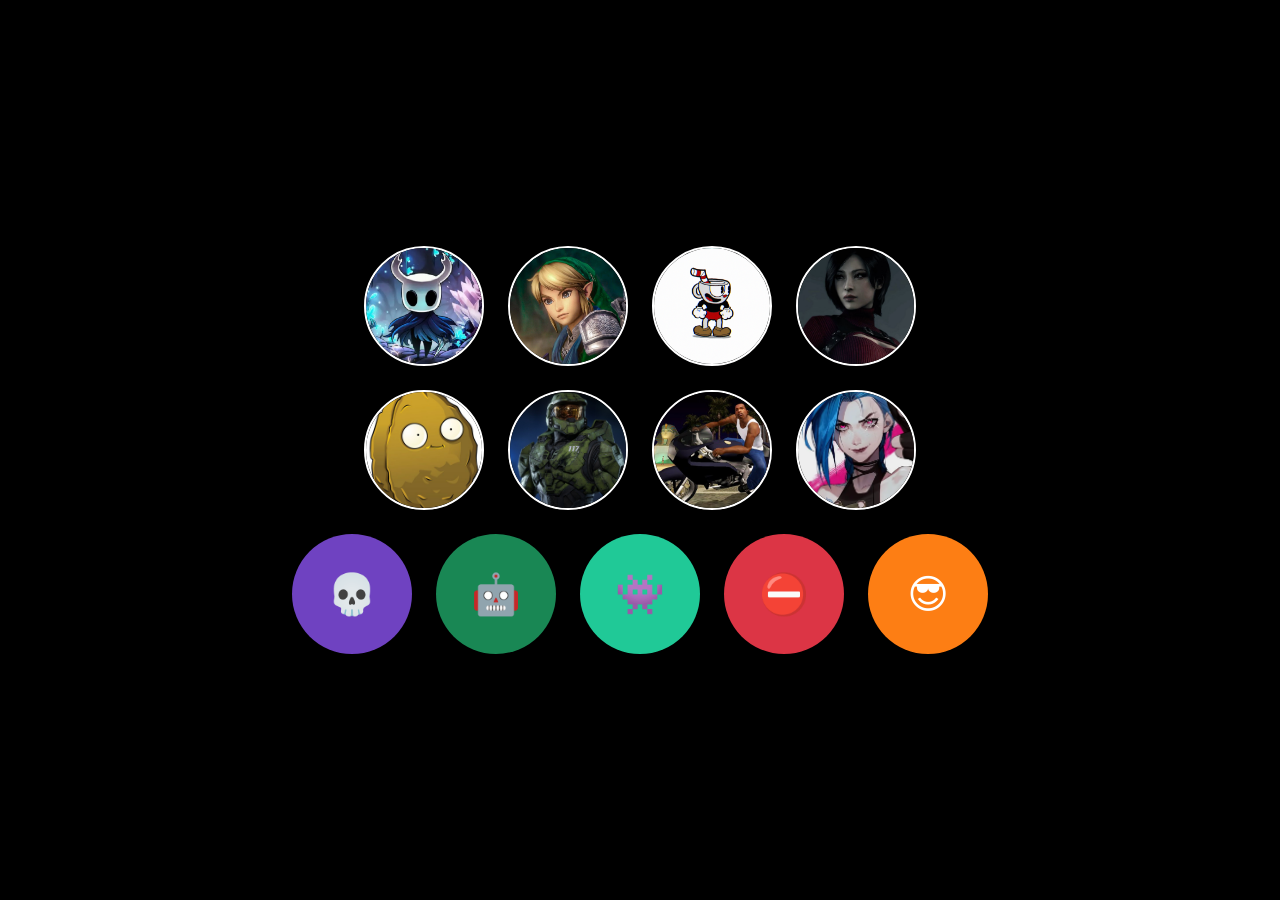
<file: icons.html>
<!DOCTYPE html>
<html lang="es">
<head>
    <meta charset="UTF-8">
    <meta name="viewport" content="width=device-width, initial-scale=1.0">
    <title>Iconos e Imágenes Alineadas</title>
    <!-- Bootstrap CSS -->
    <link href="https://cdn.jsdelivr.net/npm/bootstrap@5.3.0/dist/css/bootstrap.min.css" rel="stylesheet">
</head>
<body class="bg-black text-white m-0">

    <div class="container-fluid min-vh-100 d-flex justify-content-center align-items-center bg-black">
        
        <!-- Contenedor principal  -->
        <div class="p-5 rounded bg-black w-100">
            
            <div class="d-flex justify-content-center align-items-center gap-4 mb-4">
                <img src="./IMAGE/iconos/hollow.webp" alt="Imagen 1" class="rounded-circle border border-2 border-white shadow" style="width: 120px; height: 120px; object-fit: cover;">
                <img src="./IMAGE/iconos/link.jpg" alt="Imagen 2" class="rounded-circle border border-2 border-white shadow" style="width: 120px; height: 120px; object-fit: cover;">
                <img src="./IMAGE/iconos/cuphead.png" alt="Imagen 3" class="rounded-circle border border-2 border-white shadow" style="width: 120px; height: 120px; object-fit: cover;">
                <img src="./IMAGE/iconos/ada.jpg" alt="Imagen 4" class="rounded-circle border border-2 border-white shadow" style="width: 120px; height: 120px; object-fit: cover;">
            </div>

            <div class="d-flex justify-content-center align-items-center gap-4 mb-4">
                <img src="./IMAGE/iconos/papa.jpg" alt="Imagen 5" class="rounded-circle border border-2 border-white shadow" style="width: 120px; height: 120px; object-fit: cover;">
                <img src="./IMAGE/iconos/halo.jpg" alt="Imagen 6" class="rounded-circle border border-2 border-white shadow" style="width: 120px; height: 120px; object-fit: cover;">
                <img src="./IMAGE/iconos/cj.jpg" alt="Imagen 7" class="rounded-circle border border-2 border-white shadow" style="width: 120px; height: 120px; object-fit: cover;">
                <img src="./IMAGE/iconos/jinx.webp" alt="Imagen 8" class="rounded-circle border border-2 border-white shadow" style="width: 120px; height: 120px; object-fit: cover;">
            </div>

            <div class="d-flex justify-content-center align-items-center gap-4">
                <div class="rounded-circle text-white d-flex justify-content-center align-items-center fs-1 shadow" style="width: 120px; height: 120px; background-color: #6f42c1;">💀</div>
                <div class="rounded-circle text-white d-flex justify-content-center align-items-center fs-1 shadow" style="width: 120px; height: 120px; background-color: #198754;">🤖</div>
                <div class="rounded-circle text-white d-flex justify-content-center align-items-center fs-1 shadow" style="width: 120px; height: 120px; background-color: #20c997;">👾</div>
                <div class="rounded-circle text-white d-flex justify-content-center align-items-center fs-1 shadow" style="width: 120px; height: 120px; background-color: #dc3545;">⛔</div>
                <div class="rounded-circle text-white d-flex justify-content-center align-items-center fs-1 shadow" style="width: 120px; height: 120px; background-color: #fd7e14;">😎</div>
            </div>

        </div>
    </div>

</body>
</html>
</file>
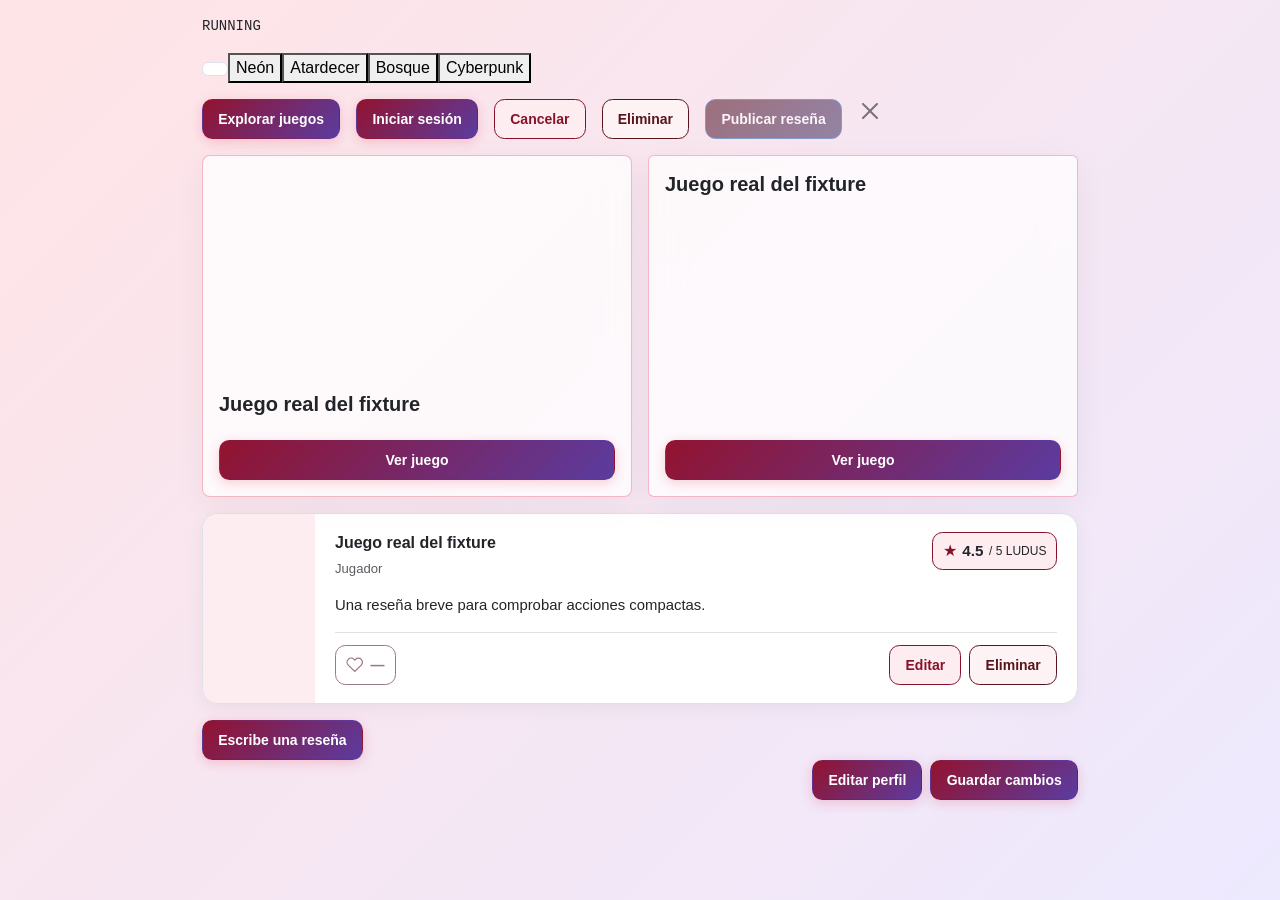
<file: tests/button-themes.html>
<!doctype html><html lang="es"><head><meta charset="utf-8"><meta name="viewport" content="width=device-width,initial-scale=1"><title>Regresión de botones LUDUS</title>
<link rel="stylesheet" href="https://cdn.jsdelivr.net/npm/bootstrap@5.3.3/dist/css/bootstrap.min.css"><link rel="stylesheet" href="../css/inicio.css"><link rel="stylesheet" href="../css/Perfil.css"><link rel="stylesheet" href="../css/paletas.css"><link rel="stylesheet" href="../css/resenias.css">
</head><body><main class="container py-3" style="max-width:900px"><pre id="output">RUNNING</pre>
<nav><button id="theme-toggle" class="btn btn-outline-secondary">Modo</button><button data-palette-set="neon">Neón</button><button data-palette-set="sunset">Atardecer</button><button data-palette-set="forest">Bosque</button><button data-palette-set="cyber">Cyberpunk</button></nav>
<div class="d-flex flex-wrap gap-3 my-3"><a id="explore" class="btn btn-primary" href="../juegos.html">Explorar juegos</a><a id="auth-button" class="btn btn-primary btn-login" href="../login.html">Iniciar sesión</a><button id="cancel" class="btn ludus-btn ludus-btn--secondary">Cancelar</button><button id="danger" class="btn ludus-btn ludus-btn--danger">Eliminar</button><button id="disabled" class="btn btn-primary" disabled>Publicar reseña</button><button class="btn-close" aria-label="Cerrar"></button></div>
<div class="row row-cols-1 row-cols-md-2 g-3" id="games"></div><div id="lista-resenias" class="my-3"></div><div id="editor"></div>
<form class="formulario-perfil"><div class="modal-footer gap-2"><button id="editar-perfil" class="btn btn-primary" type="button">Editar perfil</button><button class="btn ludus-review-btn ludus-review-btn--primary" type="button">Guardar cambios</button></div></form>
</main><script src="https://cdn.jsdelivr.net/npm/bootstrap@5.3.3/dist/js/bootstrap.bundle.min.js"></script><script src="../JS/ludus.js"></script><script src="../JS/theme.js"></script><script src="../JS/paletas.js"></script>
<script>
window.__themeReady=false;window.__themeErrors=[];
const game={igdbId:42,nombre:'Juego real del fixture',portadaUrl:null,generos:[],plataformas:[]};
document.getElementById('games').append(Ludus.gameCard(game,true),Ludus.gameCard(game));
document.getElementById('lista-resenias').append(Ludus.reviewCard({idResenia:10,texto:'Una reseña breve para comprobar acciones compactas.',calificacion:4.5,autor:{idUsuario:7,nombre:'Jugador'},juego:game},7,()=>{},async()=>{}));
Ludus.editor(document.getElementById('editor'),()=>42,async()=>{});
(async()=>{
 const out=document.getElementById('output'), results=[], root=document.documentElement;
 const wait=ms=>new Promise(r=>setTimeout(r,ms));
 const assert=(ok,label)=>{if(!ok)throw Error(label);results.push('PASS '+label);};
 const css=n=>getComputedStyle(n);
 const primary=document.getElementById('explore'), secondary=document.getElementById('cancel');
 const canvas=document.createElement('canvas');canvas.width=canvas.height=1;const ctx=canvas.getContext('2d');
 const rgb=color=>{ctx.clearRect(0,0,1,1);ctx.fillStyle=color;ctx.fillRect(0,0,1,1);return [...ctx.getImageData(0,0,1,1).data].slice(0,3);};
 const lum=channels=>channels.map(v=>{v/=255;return v<=.04045?v/12.92:((v+.055)/1.055)**2.4;}).reduce((s,v,i)=>s+v*[.2126,.7152,.0722][i],0);
 const contrast=(a,b)=>(Math.max(lum(a),lum(b))+.05)/(Math.min(lum(a),lum(b))+.05);
 try{
  await wait(250);
  // Muestra los estados finales; el reloj virtual no avanza transiciones CSS con fiabilidad.
  document.querySelectorAll('.btn').forEach(n=>n.style.transition='none');
  const navRadius=css(document.getElementById('theme-toggle')).borderRadius;
  const gradients=new Set(), accents=new Set();
  for(const mode of ['light','dark'])for(const palette of ['neon','sunset','forest','cyber']){
   if(root.dataset.bsTheme!==mode)document.getElementById('theme-toggle').click();
   document.querySelector('[data-palette-set="'+palette+'"]').click();await wait(200);
   assert(root.dataset.palette===palette&&root.dataset.bsTheme===mode,mode+'/'+palette+' existing JS updates theme without reload');
   const base=css(primary).backgroundImage;gradients.add(base);accents.add(css(secondary).color);
   assert(base!=='none'&&[...document.querySelectorAll('#games a,#editor .ludus-review-btn--primary,.formulario-perfil .ludus-review-btn--primary,#editar-perfil,#auth-button')].every(n=>css(n).backgroundImage===base),mode+'/'+palette+' hero game cards profile and modal share gradient');
   assert([...document.querySelectorAll('#games a')].every(n=>n.getAttribute('href')==='./juegos.html?igdbId=42'),mode+'/'+palette+' game links preserve identity');
   const border=rgb(css(secondary).borderTopColor), text=rgb(css(secondary).color), bg=rgb(css(secondary).backgroundColor);
   assert(contrast(text,bg)>=4.5,mode+'/'+palette+' secondary text contrast >=4.5 ['+text+' / '+bg+']');
   assert(contrast(border,bg)>=3,mode+'/'+palette+' secondary border contrast >=3');
   for(const token of ['--ludus-primary','--ludus-secondary']){const endpoint=rgb(css(root).getPropertyValue(token).trim()).map(c=>c*.65);assert(contrast([255,255,255],endpoint)>=4.5,mode+'/'+palette+' primary endpoint '+token+' contrast >=4.5');}
   const danger=document.getElementById('danger');assert(contrast(rgb(css(danger).color),rgb(css(danger).backgroundColor))>=4.5,mode+'/'+palette+' danger text contrast >=4.5');
   assert(Number(css(document.getElementById('disabled')).opacity)<1&&css(document.getElementById('disabled')).pointerEvents==='none',mode+'/'+palette+' disabled state distinguished');
   assert(css(document.getElementById('theme-toggle')).borderRadius===navRadius,mode+'/'+palette+' theme control geometry unchanged');
   const reviewEdit=document.querySelector('.ludus-review__actions button');assert(css(reviewEdit).color===css(secondary).color&&css(reviewEdit).borderTopColor===css(secondary).borderTopColor,mode+'/'+palette+' edit and cancel share dynamic accent');
   const like=document.querySelector('.ludus-like__button');like.disabled=false;
   assert(css(like).color===css(secondary).color&&css(like).borderTopColor===css(secondary).borderTopColor,mode+'/'+palette+' heart uses active palette accent');
   like.classList.add('ludus-like--active');assert(contrast(rgb(css(like).color),rgb(css(like).backgroundColor))>=4.5,mode+'/'+palette+' active heart contrast >=4.5');like.classList.remove('ludus-like--active');like.disabled=true;
  }
  assert(gradients.size===4&&accents.size===8,'all palettes and both modes produce distinct tokens');
  assert(document.documentElement.scrollWidth<=innerWidth+1,'responsive layout has no horizontal overflow');
  window.__themeReady=true;out.textContent=results.join('\n')+'\nALL PASSED';
 }catch(e){window.__themeErrors.push(e.message);out.textContent=results.join('\n')+'\nFAIL '+e.stack;}
})();
</script></body></html>
</file>
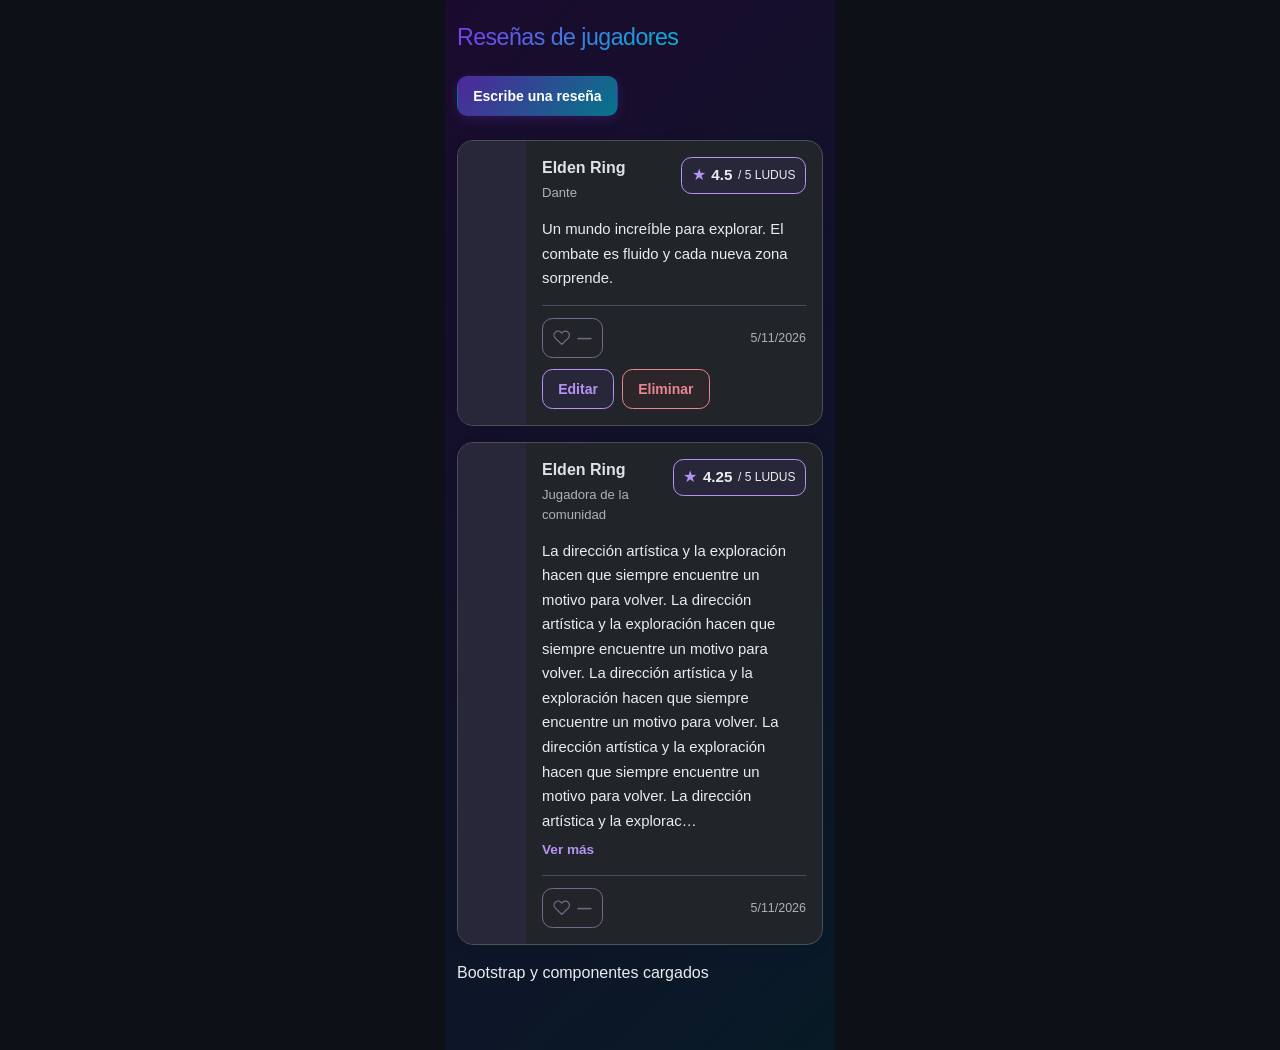
<file: tests/review-visual-frame.html>
﻿<!doctype html><meta charset="utf-8"><title>Mobile preview</title><style>body{margin:0;background:#0e1018}iframe{display:block;width:390px;max-width:100%;height:1050px;border:0;margin:auto}</style><iframe id="preview" title="Reseñas móvil"></iframe><script>document.getElementById('preview').src='review-visual.html'+location.search;</script>
</file>
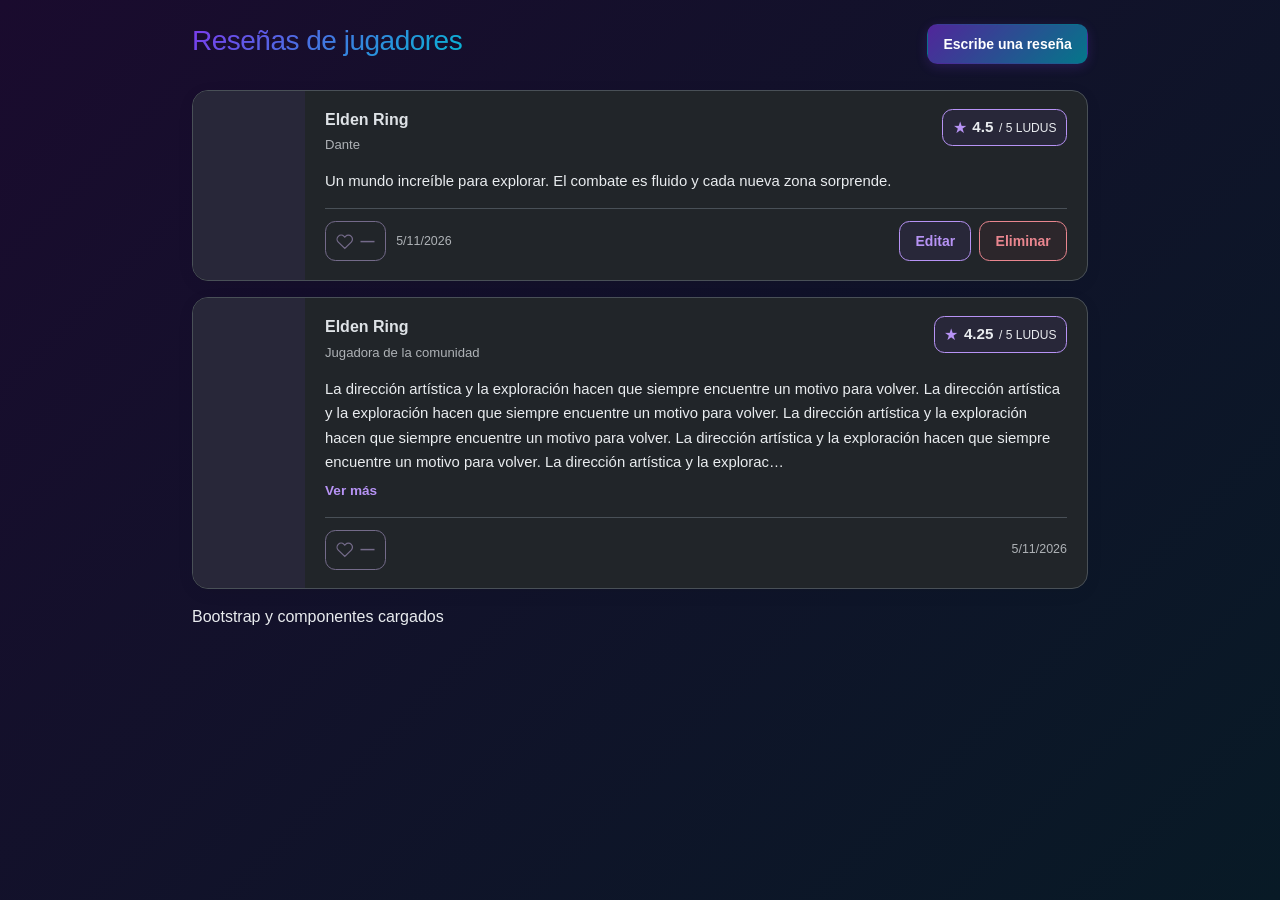
<file: tests/review-visual.html>
﻿<!doctype html><html lang="es" data-bs-theme="dark"><head><meta charset="utf-8"><meta name="viewport" content="width=device-width, initial-scale=1"><title>Vista de prueba · Reseñas LUDUS</title>
<link rel="stylesheet" href="https://cdn.jsdelivr.net/npm/bootstrap@5.3.3/dist/css/bootstrap.min.css">
<link rel="stylesheet" href="../css/inicio.css"><link rel="stylesheet" href="../css/paletas.css"><link rel="stylesheet" href="../css/resenias.css">
</head><body><main class="container py-4" style="max-width:920px"><div class="game-reviews__heading d-flex justify-content-between flex-wrap gap-3 mb-4"><h1 class="h3 w-auto">Reseñas de jugadores</h1><div id="editor"></div></div><div id="lista-resenias"></div><p id="result" role="status"></p></main>
<script src="https://cdn.jsdelivr.net/npm/bootstrap@5.3.3/dist/js/bootstrap.bundle.min.js"></script><script src="../JS/ludus.js"></script><script>
const review={idResenia:10,texto:'Un mundo increíble para explorar. El combate es fluido y cada nueva zona sorprende.',calificacion:4.5,fechaPublicacion:'2026-11-05T12:30:00',autor:{idUsuario:7,nombre:'Dante'},juego:{igdbId:42,nombre:'Elden Ring',portadaUrl:null}};
function edit(r){Ludus.editor(document.getElementById('editor'),()=>42,async()=>{},r)();}
const list=document.getElementById('lista-resenias');list.append(Ludus.reviewCard(review,7,edit,async()=>{}));list.append(Ludus.reviewCard({...review,idResenia:11,texto:'La dirección artística y la exploración hacen que siempre encuentre un motivo para volver. '.repeat(12),autor:{idUsuario:8,nombre:'Jugadora de la comunidad'},calificacion:4.25},7,edit,async()=>{}));
Ludus.editor(document.getElementById('editor'),()=>42,async()=>{});
if(new URLSearchParams(location.search).has('modal'))edit(review);
setTimeout(()=>{document.getElementById('result').textContent=typeof bootstrap!=='undefined'?'Bootstrap y componentes cargados':'No se pudo cargar Bootstrap';},500);
</script></body></html>
</file>
<file: css/inicio.css>
/*Barra de navegacion (NAVBAR)*/
.brand-ludus {
  color: #0099ff;
  font-weight: 800;
  font-size: 1.8rem;
  letter-spacing: 1px;
  text-decoration: none;
}

.brand-logo-img {
  height: 40px;
  /* Ajusta la altura de la imagen según tus necesidades */
  width: auto;
  object-fit: contain;
}

/* Por defecto: modo claro */
.logo-dark {
  display: none;
}

.logo-light {
  display: block;
}

/* Modo oscuro de Bootstrap */
[data-bs-theme="dark"] .logo-dark {
  display: block;
}

[data-bs-theme="dark"] .logo-light {
  display: none;
}

.css-custom {
  background-color: var(--bs-body-bg);
  padding-top: 0.8rem;
  padding-bottom: 0.8rem;
}

.csscustom .nav-link {
  color: var(--bs-body-color);
  font-weight: 500;
  padding: 0.5rem 1rem !important;
}

.nav-custom .nav-link:hover {
  color: #0099ff;
}

/* Botón azul activo para Contáctanos */
.nav-custom .nav-link-active,
.nav-custom .nav-link-active {
  background-color: #0099ff !important;
  color: #ffffff !important;
  border-radius: 6px;
}

/* Botón azul Iniciar sesión */
.btn-login {
  background-color: #0099ff;
  border-color: #0099ff;
  color: #ffffff;
  font-weight: 500;
  border-radius: 6px;
  padding: 0.5rem 1.25rem;
}

.btn-login:hover {
  background-color: #007acc;
  border-color: #007acc;
  color: #ffffff;
}

/*Estilo Reseñas
* {
  box-sizing: border-box;
  margin: 0;
  padding: 0;
}
  */
/*ESTILOS GENERALES Y SECCION DE RESENIAS*/


/*Fondo de la pagina*/
body {
  font-family: 'Segoe UI', Tahoma, Geneva, Verdana, sans-serif;
  background-color: var(--bs-tertiary-bg);
  /*Fondo adaptable*/
  color: var(--bs-tertiary-bg);
  padding: 0px;
  margin: 0px;
}

/* Todos los títulos y etiquetas de formularios */
h1,
h2,
h3,
h4,
h5,
h6,
.form-label {
  color: var(--bs-body-color) !important;
}


/* ========================================
   RESEÑAS RECIENTES - RESPONSIVE
======================================== */

/* Contenedor de tarjetas */
.reseñas-recientes .tarjetas-container {
  width: auto;
  max-width: none;
  margin-top: 0;
  margin-bottom: 0;
}

/* Columnas de Bootstrap */
.reseñas-recientes .tarjetas-container > .col {
  min-width: 0;
}

/* Estructura de las tarjetas */
.reseñas-recientes .card {
  width: 100%;
  height: 100%;
  min-width: 0;
}

/* Contenido */
.reseñas-recientes .card-body {
  display: flex;
  flex-direction: column;
  align-items: flex-start;
}

/* Botón alineado al fondo */
.reseñas-recientes .btn-invite {
  margin-top: auto;
}

/* Separación del texto y el botón */
.reseñas-recientes .mutual-connections {
  margin-bottom: 16px;
}

/* Evitar desbordamiento con textos largos */
.reseñas-recientes .card-name,
.reseñas-recientes .card-title {
  overflow-wrap: anywhere;
}

/* Estructura base de la tarjeta sin romper Bootstrap */
.tarjetas-container .card {
  background-color: var(--bs-body-bg);
  /* Adapta el fondo al modo claro u oscuro */
  border-radius: 12px;
  overflow: hidden;
  box-shadow: 0 4px 12px rgba(0, 0, 0, 0.08);
  display: flex;
  flex-direction: column;
  position: relative;
  border: none;
}

/* Cabecera de color superior */
.card-header {
  height: 60px;
  position: relative;
  border: none;
}

/* Avatares y fotos circulares superpuestos */
.avatar,
.avatar-img {
  width: 50px;
  height: 50px;
  border-radius: 50%;
  position: absolute;
  left: 20px;
  bottom: -20px;
  border: 3px solid #ffffff;
  display: flex;
  align-items: center;
  justify-content: center;
  font-weight: bold;
  color: #ffffff;
  font-size: 0.85rem;
  box-shadow: 0 2px 5px rgba(0, 0, 0, 0.15);
}

.avatar-img {
  object-fit: cover;
}

.header-red .avatar {
  background-color: #e53935;
}

.header-pink .avatar {
  background-color: #d81b60;
}

.header-purple .avatar {
  background-color: #8e24aa;
}

/* Contenido de la tarjeta */
.tarjetas-container .card-body {
  padding: 28px 16px 20px 16px;
  display: flex;
  flex-direction: column;
  align-items: flex-start;
}

.top-tag {
  font-size: 0.7rem;
  color: #888888;
  text-transform: uppercase;
  letter-spacing: 0.5px;
  margin-bottom: 4px;
}

.card-name {
  font-size: 0.95rem;
  font-weight: 700;
  color: #222222;
  margin-bottom: 4px;
}

.tarjetas-container .card-title {
  font-size: 0.78rem;
  color: #666666;
  line-height: 1.3;
  margin-bottom: 12px;
}

.mutual-connections {
  font-size: 0.78rem;
  color: #0077b5;
  margin-bottom: 16px;
}

.btn-invite {
  background-color: transparent;
  border: 1px solid #cccccc;
  border-radius: 4px;
  padding: 6px 12px;
  font-size: 0.78rem;
  color: #444444;
  cursor: pointer;
  transition: all 0.2s ease;
}

.btn-invite:hover {
  background-color: #f5f5f5;
  border-color: #999999;
}

/* Tarjetas de Juegos Destacados y Reseñas */
.card {
  background-color: var(--bs-body-bg);
  color: var(--bs-body-color);
  border: 1px solid var(--bs-border-color);
}

.card-title,
.card-name,
.card-body,
.card p,
.card span {
  color: var(--bs-body-color);
}

/* Subtítulos, géneros y plataformas en las tarjetas */
.text-muted,
.card .text-muted,
.small {
  color: var(--bs-secondary-color) !important;
}

/* Campos del Formulario de Contacto */
.form-control {
  background-color: var(--bs-body-bg);
  color: var(--bs-body-color);
  border: 1px solid var(--bs-border-color);
}

.form-control:focus {
  background-color: var(--bs-body-bg);
  color: var(--bs-body-color);
}

/* Marcadores de posición (placeholders) */
.form-control::placeholder {
  color: var(--bs-secondary-color);
  opacity: 0.7;
}



/* Corregir el menú desplegable móvil para que se adapte al modo oscuro */
.navbar-collapse {
  background-color: var(--bs-body-bg) !important;
  padding: 1rem;
  border-radius: 8px;
}

/* Forzar que el botón de cambiar tema sea 100% visible siempre */
#theme-toggle {
  color: var(--bs-body-color) !important;
  border-color: var(--bs-border-color) !important;
  background-color: var(--bs-body-bg) !important;
}

#theme-toggle:hover {
  background-color: var(--bs-tertiary-bg) !important;
}

/* Tamaño uniforme para todos los enlaces del Navbar */
.navbar-nav .nav-link {
  font-size: 0.95rem;
  font-weight: 500;
  padding: 6px 12px;
  transition: all 0.2s ease-in-out;
}

/* Estilo unificado para la pestaña activa */
.navbar-nav .nav-link.active {
  background-color: #0d6efd !important;
  color: #ffffff !important;
  border-radius: 6px;
}

/* Validación de contraseña */
.password-tooltip {
    display: none;
    background-color: var(--bs-body-bg);
    border: 1px solid var(--bs-border-color);
    border-radius: 10px;
    padding: 15px;
    margin-top: 10px;
    box-shadow: 0 4px 12px rgba(0, 0, 0, 0.12);
}

.password-tooltip.show {
    display: block;
}

.password-tooltip ul {
    list-style: none;
    padding-left: 0;
    margin-bottom: 0;
}

.password-tooltip li {
    margin-bottom: 6px;
}

/* menu de paletas */
.dropdown-menu {
    min-width: 14rem;
    border: none;
    box-shadow: 0 4px 12px rgba(0,0,0,0.15);
    border-radius: 8px;
    padding: 0.5rem;
    
    /* altura */
    height: auto !important; 
    max-height: 300px; /*para que se quede del mismo tamanio*/
}

/* para que el contenedor del dropdown no se estire */
.dropdown {
    position: relative;
}

.dropdown-menu .dropdown-item {
    display: flex;
    align-items: center;
    border-radius: 6px;
    padding: 0.5rem 0.75rem;
    white-space: normal;
}
/* menu este SIEMPRE por encima de todo */
.dropdown-menu {
    z-index: 9999 !important;
}

/* Si el navbar tiene fondo transparente */
.navbar {
    z-index: 1000;
    position: relative; /* necesario para que el z-index funcione */
}

/*importar paleta de colores*/
@import url("./paletas.css");


/* ==============================================================
   Buscador de usuarios en barra de navegación - LUDUS
   ============================================================== */
.navbar-busqueda-wrapper {
    min-width: 210px;
    max-width: 300px;
}

.navbar-search-group {
    border-radius: 20px;
    overflow: hidden;
    transition: box-shadow 0.2s ease, border-color 0.2s ease;
}

.navbar-search-group:focus-within {
    box-shadow: 0 0 0 2px rgba(0, 153, 255, 0.35);
}

.navbar-search-group .input-group-text {
    border-radius: 20px 0 0 20px;
}

.navbar-search-group input {
    border-radius: 0 20px 20px 0;
}

.navbar-search-dropdown {
    border-radius: 12px;
    border: 1px solid var(--bs-border-color);
    box-shadow: 0 10px 25px rgba(0, 0, 0, 0.15) !important;
    background-color: var(--bs-body-bg);
}

.navbar-search-dropdown .dropdown-item {
    transition: background-color 0.15s ease, transform 0.1s ease;
}

.navbar-search-dropdown .dropdown-item:hover {
    background-color: var(--bs-tertiary-bg);
    transform: translateX(2px);
}
</file>
<file: css/Perfil.css>
body {
    font-family: 'Segoe UI', Tahoma, Geneva, Verdana, sans-serif;
    background-color: var(--bs-tertiary-bg);
    /*Fondo adaptable*/
    color: var(--bs-body-color);
    padding: 0px;
    margin: 0px;
}

#lista-resenias {
    max-width: none;
}

.tarjetas-container .card {
    background-color: var(--bs-body-bg);
    /* Adapta el fondo al modo claro u oscuro */
    border-radius: 12px;
    overflow: hidden;
    box-shadow: 0 4px 12px rgba(0, 0, 0, 0.08);
    border: none;
}


.wrap {
    width: 250px;
    min-height: 50px;
    background: var(--bs-body-bg);
    position: relative;
    margin: 24px auto;
    border-radius: 10px;
    display: flex;
    align-items: center;
    justify-content: center;
}

.stars {
    width: fit-content;
    margin: 0 auto;
    display: flex;
    align-items: center;
    cursor: pointer;
}

.star {
    color: rgba(126, 106, 253) !important;
}

.rate {
    height: 50px;
    margin-left: -5px;
    padding: 5px;
    font-size: 25px;
    position: relative;
    cursor: pointer;
}

.rate input[type="radio"] {
    opacity: 0;
    position: absolute;
    top: 50%;
    left: 50%;
    transform: translate(-50%, 0%);
    pointer-events: none;
}

.star-over::after {
    font-family: 'Font Awesome 5 Free';
    font-weight: 900;
    font-size: 16px;
    content: "\f005";
    display: inline-block;
    color: #d3dcff;
    z-index: 1;
    position: absolute;
    top: 17px;
    left: 10px;
}

.rate:nth-child(1) .face::after {
    content: "\f119";
    /* ☹ */
}

.rate:nth-child(2) .face::after {
    content: "\f11a";
    /* 😐 */
}

.rate:nth-child(3) .face::after {
    content: "\f118";
    /* 🙂 */
}

.rate:nth-child(4) .face::after {
    content: "\f580";
    /* 😊 */
}

.rate:nth-child(5) .face::after {
    content: "\f59a";
    /* 😄 */
}

.face {
    opacity: 0;
    position: absolute;
    width: 35px;
    height: 35px;
    background: rgba(126, 106, 253);
    border-radius: 5px;
    top: -50px;
    left: 2px;
    transition: 0.2s;
    pointer-events: none;
}

.face::before {
    font-family: 'Font Awesome 5 Free';
    font-weight: 900;
    content: "\f0dd";
    display: inline-block;
    color: rgba(126, 106, 253);
    z-index: 1;
    position: absolute;
    left: 9px;
    bottom: -15px;
}

.face::after {
    font-family: 'Font Awesome 5 Free';
    font-weight: 900;
    display: inline-block;
    color: #fff;
    z-index: 1;
    position: absolute;
    left: 5px;
    top: -1px;
}

.rate:hover .face {
    opacity: 1;
}

.tarjeta-juego__calificacion .stars,
.tarjeta-juego__calificacion .rate {
    cursor: default;
    pointer-events: none;
}

.tarjeta-juego__calificacion .rate:hover .face {
    opacity: 0;
}

/* Distribución general */
.perfil-layout {
    display: flex;
    align-items: flex-start;
    gap: 24px;
    padding: 32px 24px;
    min-height: 350px;
}

.perfil-sidebar {
    flex: 0 0 220px;
    padding: 16px 8px;
    background: var(--bs-body-bg);
}

.perfil-content {
    flex: 1;
}

.perfil-usuario {
    margin-bottom: 24px;
    overflow: hidden;
    border: 2px solid var(--lines-color);
    border-radius: 20px;
    background: var(--bs-body-bg);
    color: var(--bs-body-color);
    box-shadow: 0 12px 20px rgba(247, 248, 248, 0.274);
}

.perfil-portada {
    position: relative;
    height: clamp(170px, 22vw, 250px);
    overflow: hidden;
    background:
        radial-gradient(ellipse at 80% 30%, rgba(255, 255, 255, 0.2), transparent 34%),
        linear-gradient(120deg, #392b78, #7866d8 55%, #b48bea);
}

.perfil-portada>img {
    width: 100%;
    height: 100%;
    object-fit: cover;
}

.perfil-usuario__contenido {
    display: flex;
    align-items: center;
    gap: 20px;
    padding: 0 28px 24px;
    min-height: 142px;
}

.perfil-avatar {
    position: relative;
    display: grid;
    flex: 0 0 132px;
    width: 132px;
    height: 132px;
    margin-top: -44px;
    place-items: center;
    overflow: hidden;
    border: 5px solid var(--bs-body-bg);
    border-radius: 50%;
    background: var(--bs-secondary-bg);
    color: var(--bs-secondary-color);
}

.perfil-avatar>img {
    width: 100%;
    height: 100%;
    object-fit: cover;
}

.perfil-avatar__placeholder {
    font-size: 48px;
}

.perfil-avatares-predeterminados {
    display: flex;
    flex-wrap: wrap;
    gap: 12px;
    margin-top: 12px;
}

.perfil-avatar-preset {
    display: grid;
    justify-items: center;
    gap: 6px;
    padding: 6px;
    border: 1px solid var(--lines-color);
    border-radius: 12px;
    background: var(--bs-body-bg);
    color: var(--bs-body-color);
    transition: border-color 0.2s ease, background-color 0.2s ease;
}

.perfil-avatar-preset:disabled {
    opacity: 0.55;
    cursor: not-allowed;
}

.perfil-avatar-preset:not(:disabled):hover,
.perfil-avatar-preset.is-selected {
    border-color: var(--bs-primary);
    background: var(--bs-primary-bg-subtle);
}

.perfil-avatar-preset:focus-visible {
    outline: 3px solid var(--bs-primary);
    outline-offset: 2px;
}

.perfil-avatar-preset__vista {
    display: grid;
    width: 64px;
    height: 64px;
    overflow: hidden;
    place-items: center;
    border-radius: 50%;
    background: var(--bs-secondary-bg);
    color: var(--bs-secondary-color);
}

.perfil-avatar-preset__vista>img {
    width: 100%;
    height: 100%;
    object-fit: cover;
}

.perfil-avatar-preset__vista>.bi {
    font-size: 1.5rem;
}

.perfil-avatar-preset__nombre {
    font-size: 0.75rem;
}

.perfil-recorte {
    width: min(100%, 420px);
    overflow: hidden;
    border: 1px solid var(--lines-color);
    background: var(--bs-tertiary-bg);
    cursor: grab;
    touch-action: none;
    user-select: none;
}

.perfil-recorte:active {
    cursor: grabbing;
}

.perfil-recorte:focus-visible {
    outline: 3px solid var(--bs-primary);
    outline-offset: 2px;
}

.perfil-recorte>img {
    display: block;
    width: 100%;
    height: 100%;
    object-fit: cover;
    pointer-events: none;
}

.perfil-recorte--avatar {
    width: 180px;
    height: 180px;
    border-radius: 50%;
}

.perfil-recorte--portada {
    height: 190px;
    border-radius: 10px;
}

.perfil-usuario__identidad {
    min-width: 180px;
    flex: 1;
}

.perfil-usuario__alias {
    margin: 4px 0;
    font-size: clamp(1.45rem, 2.5vw, 2rem);
    font-weight: 700;
}

.perfil-usuario__etiqueta {
    color: var(--bs-secondary-color);
    font-size: 0.9rem;
}

.perfil-editar__boton {
    flex: 0 0 auto;
    display: inline-flex;
    align-items: center;
    gap: 8px;
    border-radius: 10px;
    padding: 10px 16px;
}

.perfil-estadisticas {
    display: flex;
    flex-wrap: wrap;
    justify-content: flex-end;
    gap: 12px 24px;
    margin-left: auto;
}

.perfil-estadistica {
    display: grid;
    gap: 2px;
    min-width: 90px;
    text-align: center;
}

.perfil-estadistica strong {
    font-size: 1.4rem;
    color: var(--bs-emphasis-color);
}

.perfil-estadistica span {
    color: var(--bs-secondary-color);
    font-size: 0.9rem;
}

.perfil-mensaje {
    margin: 0;
    padding: 0 24px 12px;
    color: var(--bs-secondary-color);
}

.perfil-mensaje:empty {
    display: none;
}

.perfil-navegacion {
    gap: 8px;
    padding: 0 28px;
    border-top: 0;
}

.perfil-navegacion .nav-link {
    padding: 14px 12px;
    color: var(--bs-secondary-color);
    font-weight: 600;
}

.perfil-navegacion .nav-link:hover,
.perfil-navegacion .nav-link:focus-visible {
    color: var(--bs-primary);
}

.perfil-seccion {
    margin-bottom: 24px;
    padding: 24px 28px;
    border: 2px solid var(--lines-color);
    border-radius: 18px;
    background: var(--bs-body-bg);
    box-shadow: 0 12px 20px rgba(247, 248, 248, 0.274);
}

.perfil-usuario .perfil-sobre-mi {
    margin: 0;
    padding: 8px 28px 24px;
    border: 0;
    border-radius: 0;
    background: transparent;
    box-shadow: none;
}

.perfil-seccion__encabezado {
    display: flex;
    align-items: center;
    justify-content: space-between;
    gap: 16px;
    margin-bottom: 16px;
}

.perfil-seccion__encabezado h2 {
    margin: 2px 0 0;
    font-size: 1.35rem;
    font-weight: 700;
}

.perfil-seccion__eyebrow {
    color: var(--bs-secondary-color);
    font-size: 0.75rem;
    font-weight: 700;
    letter-spacing: 0.08em;
    text-transform: uppercase;
}

.perfil-seccion__encabezado>.bi {
    color: var(--bs-primary);
    font-size: 1.5rem;
}

.perfil-colores-lineas {
    display: flex;
    flex-wrap: wrap;
    gap: 12px;
}

.perfil-color-linea {
    display: grid;
    width: 44px;
    height: 44px;
    place-items: center;
    border: 1px solid var(--lines-color);
    border-radius: 12px;
    background: var(--bs-body-bg);
    transition: border-color 0.2s ease, box-shadow 0.2s ease;
}

.perfil-color-linea__muestra {
    width: 22px;
    height: 22px;
    border-radius: 50%;
    background: var(--swatch-color);
    box-shadow: 0 0 10px var(--swatch-color);
}

.perfil-color-linea:hover,
.perfil-color-linea.is-selected {
    border-color: var(--swatch-color);
    box-shadow: 0 0 10px var(--swatch-color);
}

[data-bs-theme="light"] .perfil-color-linea[data-color="transparent"] {
    border-color: #000;
}

[data-bs-theme="dark"] .perfil-color-linea[data-color="transparent"] {
    border-color: #fff;
}

.perfil-color-linea:focus-visible {
    outline: 3px solid var(--bs-primary);
    outline-offset: 2px;
}

.perfil-iconos-selector {
    display: flex;
    flex-wrap: wrap;
    gap: 10px;
}

.perfil-icono-opcion {
    display: grid;
    width: 48px;
    height: 48px;
    place-items: center;
    border: 1px solid var(--lines-color);
    border-radius: 12px;
    background: var(--bs-body-bg);
    color: var(--bs-secondary-color);
    font-size: 1.25rem;
    transition: border-color 0.2s ease, background-color 0.2s ease, color 0.2s ease;
}

.perfil-icono-opcion:hover,
.perfil-icono-opcion.is-selected {
    border-color: var(--bs-primary);
    background: var(--bs-primary-bg-subtle);
    color: var(--bs-primary);
}

.perfil-icono-opcion:focus-visible {
    outline: 3px solid var(--bs-primary);
    outline-offset: 2px;
}

.perfil-sobre-mi__texto {
    margin: 0;
    color: var(--bs-secondary-color);
    line-height: 1.7;
    white-space: pre-wrap;
}

.perfil-resenias {
    padding-bottom: 28px;
}

.perfil-resenias__encabezado {
    margin-bottom: 20px;
}

.perfil-resenias .lista-resenias {
    gap: 18px;
}

.formulario-perfil {
    color: var(--bs-body-color);
    border: 0;
    border-radius: 16px;
}

.formulario-perfil .modal-header,
.formulario-perfil .modal-footer,
.formulario-resenia .modal-header,
.formulario-resenia .modal-footer {
    border-color: var(--lines-color);
}

.modal-editar-perfil__dialog {
    width: min(1120px, calc(100% - 2rem));
    max-width: none;
}

.tarjeta-juego__texto-resenia {
    display: -webkit-box;
    overflow: hidden;
    overflow-wrap: anywhere;
    -webkit-box-orient: vertical;
    -webkit-line-clamp: 5;
}

.tarjeta-juego__texto-resenia.is-expanded {
    display: block;
    overflow: visible;
}

.tarjeta-juego__ver-mas {
    margin: -8px 0 12px;
    padding: 0;
    border: 0;
    background: transparent;
    color: var(--bs-primary);
    font: inherit;
    font-weight: 600;
    cursor: pointer;
}

.tarjeta-juego__ver-mas[hidden] {
    display: none;
}

.tarjeta-juego__ver-mas:hover {
    text-decoration: underline;
}

.tarjeta-juego__ver-mas:focus-visible {
    border-radius: 4px;
    outline: 2px solid var(--bs-primary);
    outline-offset: 3px;
}

/* Mantiene el color del formulario legible en ambos temas. */
.formulario-resenia {
    color: var(--bs-body-color);
}

#juego-seleccionado[hidden],
#juego-seleccionado-imagen[hidden] {
    display: none !important;
}

/* Apila las tarjetas de reseña y deja una separación entre ellas. */
.lista-resenias {
    display: flex;
    flex-direction: column;
    gap: 16px;
    width: auto;
}

@media (max-width: 900px) {
    .perfil-usuario__contenido {
        flex-wrap: wrap;
        gap: 16px;
        padding-top: 0;
    }

    .perfil-estadisticas {
        flex: 1 1 100%;
        justify-content: space-around;
        margin-left: 0;
    }

    .perfil-editar__boton {
        margin-left: auto;
    }
}

@media (max-width: 575px) {
    .perfil-usuario__contenido {
        padding: 0 16px 20px;
    }

    .perfil-avatar {
        flex-basis: 92px;
        width: 92px;
        height: 92px;
        margin-top: -34px;
    }

    .perfil-avatar__placeholder {
        font-size: 44px;
    }

    .perfil-estadisticas {
        gap: 12px;
    }

    .perfil-estadistica {
        min-width: 78px;
    }

    .perfil-seccion {
        padding: 20px;
    }

    .perfil-resenias__encabezado {
        align-items: flex-start;
        flex-direction: column;
    }

    .perfil-editar__boton {
        padding: 8px 12px;
    }

    .perfil-usuario .perfil-sobre-mi {
        padding: 8px 16px 20px;
    }

    .modal-editar-perfil__dialog {
        width: calc(100% - 1rem);
    }
}

/* Tarjeta del videojuego */
.tarjeta-juego {
    width: 100%;
    max-width: 100%;
    background: var(--bs-body-bg);
    color: var(--bs-body-color);
    border: 1px solid var(--lines-color);
    border-radius: 16px;
    overflow: hidden;
    position: relative;
}

.btn-accion.eliminar {
    position: static;
    top: 12px;
    right: 12px;
    z-index: 1;
    display: inline-flex;
    align-items: center;
    justify-content: center;
    width: 38px;
    height: 38px;
    border: 1px solid var(--lines-color);
    border-radius: 8px;
    background: var(--bs-body-bg);
    color: var(--bs-danger);
    cursor: pointer;
}

.btn-accion.eliminar:hover {
    background: var(--bs-danger);
    border-color: var(--bs-danger);
    color: var(--bs-white);
}

.btn-accion.eliminar:focus-visible {
    outline: 3px solid var(--bs-danger);
    outline-offset: 2px;
}

/* Fila de imagen y contenido */
.tarjeta-juego__fila {
    display: flex;
    align-items: stretch;
    min-height: 320px;
}

.tarjeta-juego__imagen {
    position: relative;
    min-height: 320px;
}

.tarjeta-juego__imagen img {
    display: block;
    position: absolute;
    inset: 0;
    width: 100%;
    height: 100%;
    min-height: 0;
    object-fit: cover;
    object-position: center;
}

/* Columna derecha */
.tarjeta-juego__contenido {
    display: flex;
    min-width: 0;
    text-align: justify;
}

.tarjeta-juego__cuerpo {
    display: flex;
    flex-direction: column;
    flex: 1;
    gap: 24px;
    padding: 24px;
}

.tarjeta-juego--compact .tarjeta-juego__fila {
    min-height: 160px;
}

.tarjeta-juego--compact .tarjeta-juego__imagen {
    min-height: 160px;
}

.tarjeta-juego--compact .tarjeta-juego__cuerpo {
    gap: 8px;
    padding: 16px;
}

.tarjeta-juego--compact .tarjeta-juego__descripcion .card-title {
    margin: 0 140px 8px 0;
}

.tarjeta-juego--compact .tarjeta-juego__calificacion {
    margin-top: 0;
    padding-top: 8px;
}

.tarjeta-juego--compact .tarjeta-juego__calificacion p {
    margin-bottom: 4px;
}

.tarjeta-juego--compact .wrap {
    min-height: 34px;
    margin-top: 4px;
}

/* Descripción */
.tarjeta-juego__descripcion .card-title {
    margin-bottom: 16px;
    display: flex;
    justify-content: space-between;
}

/* Calificación debajo de la descripción */
.tarjeta-juego__calificacion {
    margin-top: auto;
    padding-top: 16px;
    border-top: 1px solid var(--lines-color);
}

.tarjeta-juego__calificacion h6 {
    margin-bottom: 8px;
}

.tarjeta-juego__calificacion p {
    margin-bottom: 12px;
}

/* Estrellas */
.wrap {
    width: 250px;
    max-width: 100%;
    min-height: 50px;
    margin: 12px 0 0;
    padding: 0;
    background: transparent;
    position: relative;
    display: flex;
    align-items: center;
    justify-content: flex-start;
}

.stars {
    display: flex;
    align-items: center;
    width: fit-content;
    margin: 0;
    cursor: pointer;
}

/* Menú lateral (Estilos base) */
.perfil-sidebar {
    padding: 16px 8px;
    background: var(--bs-body-bg);
    border: 1px solid var(--lines-color);
}

.perfil-sidebar .nav-link {
    color: var(--bs-body-color);
}


/* Diseño adaptable */
@media (max-width: 767.98px) {
    .perfil-layout {
        flex-direction: column;
        gap: 16px;
        padding: 20px 16px;
    }

    /* En móviles dejamos que el offcanvas controle su propio ancho y posición */
    .perfil-sidebar {
        width: 100%;
    }

    /* Mantenemos tus ajustes responsivos para las tarjetas y contenido */
    .perfil-content {
        width: 100%;
    }

    .tarjeta-juego__fila {
        min-height: 0;
    }

    .tarjeta-juego__imagen {
        min-height: 260px;
    }

    .tarjeta-juego__imagen img {
        min-height: 260px;
    }

    .tarjeta-juego--compact .tarjeta-juego__fila,
    .tarjeta-juego--compact .tarjeta-juego__imagen {
        min-height: 180px;
    }

    .tarjeta-juego--compact .tarjeta-juego__imagen img {
        min-height: 0;
    }

    .tarjeta-juego--compact .tarjeta-juego__cuerpo {
        gap: 8px;
        padding: 12px;
    }

    .tarjeta-juego--compact .tarjeta-juego__descripcion .card-title {
        margin-right: 0;
        padding-top: 40px;
    }

    .tarjeta-juego__cuerpo {
        gap: 20px;
        padding: 20px;
    }
}

/* Regla clave para escritorio: de 768px en adelante, el offcanvas se convierte en una columna estática normal */
@media (min-width: 768px) {
    .offcanvas-md.perfil-sidebar {
        position: static !important;
        transform: none !important;
        visibility: visible !important;
        flex: 0 0 220px;
        box-shadow: none;
    }
}


/*    botone editar                                      */
/* Contenedor flotante para los botones de Editar y Eliminar */
.tarjeta-acciones {
    position: absolute;
    top: 12px;
    right: 12px;
    z-index: 2;
    display: flex;
    gap: 8px;
}

/* Estilos generales para los botones de acción en las tarjetas de las resenias de los juegos*/
.btn-accion {
    display: inline-flex;
    align-items: center;
    justify-content: center;
    width: 38px;
    height: 38px;
    border: 1px solid var(--lines-color);
    border-radius: 8px;
    background: var(--bs-body-bg);
    cursor: pointer;
    transition: all 0.2s ease-in-out;
}

.btn-accion.like {
    width: auto;
    min-width: 54px;
    padding: 0 8px;
    gap: 5px;
    color: var(--bs-danger);
}

.btn-accion.like:hover,
.btn-accion.like.is-liked {
    background: var(--bs-danger);
    border-color: var(--bs-danger);
    color: var(--bs-white);
}

/* Botón Editar */
.btn-accion.editar {
    color: var(--bs-primary);
}

.btn-accion.editar:hover {
    background: var(--bs-primary);
    border-color: var(--bs-primary);
    color: var(--bs-white);
}

.btn-accion.editar:focus-visible {
    outline: 3px solid var(--bs-primary);
    outline-offset: 2px;
}

.perfil-usuario_nombre {
    margin: 12px 0;
    font-weight: 700;
}

.perfil-usuario_nombre {
    color: var(--bs-secondary-color);
    font-size: 0.95rem;
}

/* ==============================================================
   Funcionalidades sociales, búsqueda y privacidad - LUDUS
   ============================================================== */

/* Buscador en la barra de navegación */
.navbar-busqueda-wrapper {
    min-width: 210px;
    max-width: 300px;
}

.navbar-search-group {
    border-radius: 20px;
    overflow: hidden;
    transition: box-shadow 0.2s ease, border-color 0.2s ease;
}

.navbar-search-group:focus-within {
    box-shadow: 0 0 0 2px rgba(0, 153, 255, 0.35);
}

.navbar-search-group .input-group-text {
    border-radius: 20px 0 0 20px;
}

.navbar-search-group input {
    border-radius: 0 20px 20px 0;
}

.navbar-search-dropdown {
    border-radius: 12px;
    border: 1px solid var(--bs-border-color);
    box-shadow: 0 10px 25px rgba(0, 0, 0, 0.15) !important;
    background-color: var(--bs-body-bg);
}

.navbar-search-dropdown .dropdown-item {
    transition: background-color 0.15s ease, transform 0.1s ease;
}

.navbar-search-dropdown .dropdown-item:hover {
    background-color: var(--bs-tertiary-bg);
    transform: translateX(2px);
}

/* Badge de estado de juego en actividad */
.perfil-actividad-badge .badge {
    font-size: 0.85rem;
    font-weight: 500;
    letter-spacing: 0.2px;
}

/* Botón de Seguir / Dejar de seguir */
.perfil-seguir__boton {
    font-weight: 600;
    border-radius: 8px;
    padding: 0.5rem 1.25rem;
    transition: all 0.2s ease;
}

.perfil-seguir__boton:hover {
    transform: translateY(-1px);
}

/* Botón de Me gusta en reseñas */
.btn-accion.btn-like-resenia {
    background: transparent;
    border: none;
    color: var(--bs-secondary-color);
    padding: 4px 8px;
    border-radius: 6px;
    cursor: pointer;
    transition: color 0.2s ease, transform 0.15s ease, background-color 0.15s ease;
}

.btn-accion.btn-like-resenia:hover {
    background-color: var(--bs-tertiary-bg);
    color: #dc3545;
    transform: scale(1.05);
}

.btn-accion.btn-like-resenia:active {
    transform: scale(0.95);
}

/* Aviso de perfil privado */
#perfil-privado-aviso {
    background-color: var(--bs-body-bg);
    border: 1px dashed var(--bs-border-color) !important;
}

/* Contenedor de acciones en tarjetas */
.tarjeta-acciones {
    display: flex;
    align-items: center;
    gap: 6px;
}
</file>
<file: css/paletas.css>
/* 
PALETAS DE COLORES LUDUS 
*/

/*1. DEFINICION DE PALETAS */
:root, [data-palette="neon"] {
  --ludus-primary: #7c3aed; --ludus-primary-rgb: 124, 58, 237;
  --ludus-secondary: #06b6d4; --ludus-secondary-rgb: 6, 182, 212;
  --ludus-gradient: linear-gradient(135deg, #7c3aed 0%, #06b6d4 100%);
  /* Fondo de pantalla completo */
  --ludus-bg-light: linear-gradient(135deg, #f3e8ff 0%, #e0f2fe 100%);
  --ludus-bg-dark: linear-gradient(135deg, #1a0b2e 0%, #081a26 100%);
}
[data-palette="sunset"] {
  --ludus-primary: #f97316; --ludus-primary-rgb: 249, 115, 22;
  --ludus-secondary: #ec4899; --ludus-secondary-rgb: 236, 72, 153;
  --ludus-gradient: linear-gradient(135deg, #f97316 0%, #ec4899 100%);
  --ludus-bg-light: linear-gradient(135deg, #ffedd5 0%, #fce7f3 100%);
  --ludus-bg-dark: linear-gradient(135deg, #2a1004 0%, #260818 100%);
}
[data-palette="forest"] {
  --ludus-primary: #16a34a; --ludus-primary-rgb: 22, 163, 74;
  --ludus-secondary: #0d9488; --ludus-secondary-rgb: 13, 148, 136;
  --ludus-gradient: linear-gradient(135deg, #16a34a 0%, #0d9488 100%);
  --ludus-bg-light: linear-gradient(135deg, #dcfce7 0%, #ccfbf1 100%);
  --ludus-bg-dark: linear-gradient(135deg, #061f10 0%, #04211d 100%);
}
[data-palette="cyber"] {
  --ludus-primary: #e11d48; --ludus-primary-rgb: 225, 29, 72;
  --ludus-secondary: #8b5cf6; --ludus-secondary-rgb: 139, 92, 246;
  --ludus-gradient: linear-gradient(135deg, #e11d48 0%, #8b5cf6 100%);
  --ludus-bg-light: linear-gradient(135deg, #ffe4e6 0%, #ede9fe 100%);
  --ludus-bg-dark: linear-gradient(135deg, #2a040d 0%, #170830 100%);
}

/*2. VARIABLES DE BOOTSTRAP*/
:root, [data-bs-theme="light"], [data-bs-theme="dark"] {
  --bs-primary: var(--ludus-primary);
  --bs-primary-rgb: var(--ludus-primary-rgb);
  --bs-link-color: var(--ludus-primary);
  --bs-link-hover-color: var(--ludus-secondary);
}

/* 3. FONDO DEGRADADO */
html {
  min-height: 100vh;
}
body {
  background-image: var(--ludus-bg-light) !important;
  background-attachment: fixed !important;
  background-size: cover !important;
  transition: background 0.5s ease, color 0.5s ease;
  color: #212529;
}

[data-bs-theme="dark"] body {
  background-image: var(--ludus-bg-dark) !important;
  color: #e9ecef;
}

/* 4. NAVBAR  */
.navbar {
  border-bottom: 2px solid rgba(var(--ludus-primary-rgb), 0.4) !important;
  background-color: transparent !important;
  backdrop-filter: blur(10px);
}
.nav-link.active, .nav-link-active {
  color: var(--ludus-primary) !important;
  font-weight: 600;
}

/* 5. TITULOS */
h1, h2 {
  background: var(--ludus-gradient);
  -webkit-background-clip: text;
  -webkit-text-fill-color: transparent;
  background-clip: text;
  display: block;
  font-weight: 800;
  letter-spacing: -0.5px;
  width: 100%;
}
.text-center h1, .text-center h2 {
  text-align: center;
  margin-left: auto;
  margin-right: auto;
}
h3, h4, h5 { color: var(--ludus-primary); }

/*Evita que textos desaparezcan */
p, small, span, li, a, div:not(.ludus-card-header) {
  -webkit-text-fill-color: currentColor !important;
}
#que-es-ludus p { color: var(--bs-body-color) !important; font-size: 1.1rem; }
#que-es-ludus p.text-center:first-child {
  color: var(--ludus-primary) !important;
  font-weight: 700; letter-spacing: 2px; text-transform: uppercase; font-size: 0.9rem;
}

/*6. TARJETAS (CRISTAL Y HOVER) */
.card {
  background-color: rgba(255, 255, 255, 0.75) !important; /* Mas transparente para que se vea el degradado detras */
  backdrop-filter: blur(16px);
  border: 1px solid rgba(var(--ludus-primary-rgb), 0.3) !important;
  box-shadow: 0 8px 32px rgba(0, 0, 0, 0.05) !important;
  transition: transform 0.3s ease, box-shadow 0.3s ease, border-color 0.3s ease;
}
[data-bs-theme="dark"] .card {
  background-color: rgba(20, 20, 25, 0.65) !important; /* Cristal oscuro */
  box-shadow: 0 8px 32px rgba(0, 0, 0, 0.4) !important;
}
.card:hover {
  transform: translateY(-5px);
  box-shadow: 0 15px 35px rgba(var(--ludus-primary-rgb), 0.3) !important;
  border-color: rgba(var(--ludus-primary-rgb), 0.8) !important;
}
.card-header.ludus-card-header {
  background: linear-gradient(135deg, var(--card-accent, var(--ludus-primary)), color-mix(in srgb, var(--card-accent, var(--ludus-primary)) 60%, #000));
  color: #fff; border-bottom: none; min-height: 90px;
  display: flex; align-items: center; padding: 1rem 1.25rem;
}

/* --- 7. ICONOS (MISION/VISION/CONTACTO) --- */
.ludus-icon-box, #identidad .card i {
  background: color-mix(in srgb, var(--ludus-primary) 20%, transparent);
  color: var(--ludus-primary) !important;
  padding: 0.6rem; border-radius: 0.75rem;
  display: inline-flex; align-items: center; justify-content: center;
  box-shadow: 0 0 15px rgba(var(--ludus-primary-rgb), 0.2);
  transition: transform 0.3s ease;
}
#identidad .card:hover i { transform: scale(1.1) rotate(5deg); }

/* 8. ACCIONES: las paletas originales siguen siendo la única fuente de color.
   El velo de contraste conserva el degradado activo y garantiza texto blanco legible.
   Las clases ludus-review-btn son alias compatibles del componente compartido. */
:root {
  --ludus-action-gradient: linear-gradient(rgb(0 0 0 / .35), rgb(0 0 0 / .35)), var(--ludus-gradient);
  --ludus-action-text: #fff;
  --ludus-action-accent: color-mix(in srgb, var(--ludus-primary) 60%, #000);
  --ludus-action-tint: color-mix(in srgb, var(--ludus-primary) 8%, var(--bs-body-bg));
  --ludus-action-hover: color-mix(in srgb, var(--ludus-primary) 14%, var(--bs-body-bg));
  --ludus-action-focus: var(--ludus-action-accent);
  --ludus-action-danger: var(--bs-danger-text-emphasis);
  --ludus-action-danger-tint: color-mix(in srgb, var(--bs-danger) 6%, var(--bs-body-bg));
}
[data-bs-theme="dark"] {
  --ludus-action-accent: color-mix(in srgb, var(--ludus-primary) 55%, #fff);
}
:is(.btn-primary, .ludus-btn, .ludus-review-btn) {
  display: inline-flex; align-items: center; justify-content: center; gap: .4rem;
  min-height: 40px; padding: .5rem .95rem; border-radius: .65rem;
  font-family: inherit; font-size: .875rem; font-weight: 600; line-height: 1.3;
  border: 1px solid transparent; text-decoration: none;
  transition: box-shadow .15s ease, background-color .15s ease, transform .15s ease;
}
:is(.btn-primary, .ludus-btn--primary, .ludus-review-btn--primary) {
  --bs-btn-color: var(--ludus-action-text);
  --bs-btn-hover-color: var(--ludus-action-text);
  --bs-btn-active-color: var(--ludus-action-text);
  --bs-btn-disabled-color: var(--ludus-action-text);
  color: var(--ludus-action-text); border-color: transparent;
  background-image: var(--ludus-action-gradient);
  background-color: var(--ludus-primary);
  box-shadow: 0 3px 12px rgba(var(--ludus-primary-rgb), .2);
}
:is(.btn-primary, .ludus-btn--primary, .ludus-review-btn--primary):is(:hover, :active) {
  color: var(--ludus-action-text); border-color: transparent;
  background-image: var(--ludus-action-gradient); transform: translateY(-1px);
  box-shadow: 0 5px 16px rgba(var(--ludus-primary-rgb), .35);
}
:is(.ludus-btn--secondary, .ludus-review-btn--secondary) {
  --bs-btn-color: var(--ludus-action-accent);
  --bs-btn-hover-color: var(--ludus-action-accent);
  --bs-btn-active-color: var(--ludus-action-accent);
  --bs-btn-disabled-color: var(--ludus-action-accent);
  color: var(--ludus-action-accent); border-color: var(--ludus-action-accent);
  background: var(--ludus-action-tint);
}
:is(.ludus-btn--secondary, .ludus-review-btn--secondary):is(:hover, :active) {
  color: var(--ludus-action-accent); border-color: var(--ludus-action-accent);
  background: var(--ludus-action-hover);
}
:is(.ludus-btn--danger, .ludus-review-btn--danger) {
  --bs-btn-disabled-color: var(--ludus-action-danger);
  color: var(--ludus-action-danger); border-color: var(--ludus-action-danger);
  background: var(--ludus-action-danger-tint);
}
:is(.ludus-btn--danger, .ludus-review-btn--danger):is(:hover, :active) {
  color: var(--ludus-action-danger); border-color: var(--ludus-action-danger);
  background: color-mix(in srgb, var(--bs-danger) 12%, var(--bs-body-bg));
}
:is(.btn-primary, .ludus-btn, .ludus-review-btn):focus-visible {
  outline: 2px solid var(--ludus-action-focus); outline-offset: 3px;
  box-shadow: 0 0 0 4px var(--bs-body-bg);
}
:is(.btn-primary, .ludus-btn, .ludus-review-btn):is(:disabled, .disabled, [aria-disabled="true"]) {
  opacity: .6; filter: grayscale(.5); box-shadow: none; transform: none;
  cursor: not-allowed; pointer-events: none;
}
@media (prefers-reduced-motion: reduce) {
  :is(.btn-primary, .ludus-btn, .ludus-review-btn) { transition: none; }
}

/* 9. FORMULARIOS Y SWATCH */
/* Likes: mismo componente en Inicio, ficha y perfil; sin colores de paleta fijos. */
.ludus-like { display: inline-flex; align-items: center; flex-wrap: wrap; gap: .35rem .5rem; max-width: 100%; }
.ludus-like__button { min-width: 3.5rem; padding: .4rem .65rem; gap: .4rem; }
.ludus-like__button svg { width: 1.1rem; height: 1.1rem; flex-shrink: 0; }
.ludus-like__count { font-variant-numeric: tabular-nums; }
.ludus-like__button.ludus-like--active { background: var(--ludus-action-hover); box-shadow: inset 0 0 0 1px var(--ludus-action-accent); }
.ludus-like__status { font-size: .75rem; color: var(--bs-secondary-color); flex-basis: 100%; max-width: 19rem; overflow-wrap: anywhere; }
.ludus-like__status:empty { display: none; }
.ludus-like__retry { border: 0; padding: 0; background: transparent; color: var(--ludus-action-accent); font: inherit; font-size: .75rem; text-decoration: underline; }
.ludus-like__retry:focus-visible { outline: 2px solid var(--ludus-action-focus); outline-offset: 2px; }
.ludus-like__retry[hidden] { display: none; }
.reseñas-recientes .ludus-like { margin-top: .75rem; }

.form-control:focus, .form-select:focus {
  border-color: var(--ludus-primary);
  box-shadow: 0 0 0 0.25rem rgba(var(--ludus-primary-rgb), 0.25);
}
[data-bs-theme="dark"] .btn-light {
  background-color: rgba(255, 255, 255, 0.08); border-color: rgba(255, 255, 255, 0.15); color: var(--bs-body-color);
}
[data-bs-theme="dark"] .btn-light:hover { background-color: rgba(255, 255, 255, 0.15); }

.paleta-swatch { display: inline-block; width: 18px; height: 18px; border-radius: 50%; border: 1px solid rgba(0,0,0,0.15); flex-shrink: 0; }
[data-bs-theme="dark"] .paleta-swatch { border-color: rgba(255,255,255,0.25); }



  /* FONDO PARA SECCIONES ESPECÍFICAS*/
 
.seccion-colorida {
  background: var(--ludus-gradient); /* Usa el degradado de la paleta activa */
  border-radius: 1.5rem; /* Bordes redondeados para que se vea moderno */
  color: #ffffff !important; /* Forzar texto blanco para que resalte */
  margin-top: 2rem;
  margin-bottom: 2rem;
  box-shadow: 0 10px 30px rgba(0, 0, 0, 0.2);
}

/* Asegurar que el texto de esta sección sea blanco */
.seccion-colorida h2, 
.seccion-colorida h3, 
.seccion-colorida p,
.seccion-colorida span {
  color: #ffffff !important;
  -webkit-text-fill-color: #ffffff !important; /* Quita el gradiente del título para que sea blanco sólido */
}


/* MENU DE PALETAS EN CELULAR*/
@media (max-width: 991px) {
  /* Hace que el contenedor del navbar en celular tenga espacio */
  .navbar-collapse {
    padding-bottom: 1rem;
  }
  
  /* El menu de la paleta debe abrirse hacia la izquierda o ajustarse al ancho */
  .dropdown-menu.dropdown-menu-end {
    position: absolute !important;
    right: 0 !important;
    left: auto !important;
    transform: none !important;
    min-width: 200px;
  }

  /* boton de tema ocupe su espacio sin empujar a los demas */
  .d-flex.align-items-center.gap-2 {
    flex-wrap: wrap;
    justify-content: center;
  }
}
</file>
<file: css/resenias.css>
/* Componentes compartidos de reseñas. No alteran catálogo, inicio ni navegación. */
.ludus-review, .ludus-review-modal, #modal-resenia, #modal-editar-perfil {
  --review-accent: var(--ludus-action-accent);
  --review-gradient: var(--ludus-action-gradient);
}
.ludus-review {
  display: flex;
  min-width: 0;
  margin-bottom: 1rem;
  overflow: hidden;
  border: 1px solid var(--bs-border-color, #363239);
  border-radius: 1rem;
  background: var(--bs-body-bg, #19171d);
  box-shadow: 0 4px 18px #0000000d;
}
.ludus-review__content { flex: 1; min-width: 0; padding: 1.15rem 1.25rem; }
.ludus-review__header { display: flex; align-items: flex-start; justify-content: space-between; gap: .75rem; }
.ludus-review__identity { display: grid; gap: .25rem; min-width: 0; }
.ludus-review__title { color: var(--bs-body-color); font-size: 1rem; font-weight: 700; text-decoration: none; overflow-wrap: anywhere; line-height: 1.4; }
.ludus-review__title:hover { color: var(--review-accent); }
.ludus-review__author { font-size: .82rem; color: var(--bs-secondary-color, #aaa); text-decoration: none; overflow-wrap: anywhere; }
.ludus-review__score { display: inline-flex; align-items: center; flex-shrink: 0; gap: .35rem; padding: .35rem .6rem; border: 1px solid var(--ludus-action-accent); border-radius: .65rem; background: var(--ludus-action-tint); font-size: .75rem; white-space: nowrap; }
.ludus-review__score strong { font-size: .95rem; }
.ludus-review__star { color: var(--review-accent); font-size: 1rem; }
.ludus-review__body { padding: .9rem 0; }
.ludus-review__text { margin: 0; line-height: 1.65; font-size: .93rem; white-space: pre-wrap; overflow-wrap: anywhere; }
.ludus-review__expand { padding: .4rem 0 0; border: 0; background: transparent; color: var(--ludus-action-accent); font: inherit; font-size: .85rem; font-weight: 600; }
.ludus-review__expand:focus-visible { outline: 2px solid var(--ludus-action-focus); outline-offset: 3px; }
.ludus-review__footer { display: flex; align-items: center; justify-content: space-between; flex-wrap: wrap; gap: .65rem; border-top: 1px solid var(--bs-border-color, #363239); padding-top: .75rem; }
.ludus-review__date { font-size: .78rem; color: var(--bs-secondary-color, #aaa); }
.ludus-review__actions { display: flex; flex-wrap: wrap; gap: .5rem; margin-left: auto; }
.ludus-review__cover { flex: 0 0 112px; display: grid; place-items: center; background: var(--ludus-action-tint); color: var(--ludus-action-accent); }
.ludus-review__cover { position: relative; }
.ludus-review__cover img { position: absolute; inset: 0; width: 100%; height: 100%; object-fit: cover; }
.lista-resenias .ludus-review { margin-bottom: 0; }
.ludus-review-btn { width: auto; flex: 0 0 auto; }
.ludus-review-modal .modal-content, #modal-resenia .modal-content { border: 1px solid var(--ludus-action-accent); border-radius: 1rem; background: var(--bs-body-bg, #19171d); }
.ludus-review-modal .modal-header, .ludus-review-modal .modal-footer, #modal-resenia .modal-header, #modal-resenia .modal-footer { padding: 1rem 1.25rem; border-color: var(--bs-border-color, #363239); gap: .65rem; }
.ludus-review-modal .modal-body, #modal-resenia .modal-body { padding: 1.25rem; }
.ludus-review-modal .modal-body > label { display: block; }
.ludus-review-modal textarea, #modal-resenia textarea { min-height: 140px; }
.ludus-review-modal .modal-title, #modal-resenia .modal-title { margin: 0; width: auto; }
#game-detail .game-reviews__heading { display: flex; align-items: center; justify-content: space-between; flex-wrap: wrap; gap: 1rem; margin-bottom: 1.25rem; }
#game-detail .game-reviews__heading h2 { margin: 0; width: auto; }
@media (max-width: 575.98px) {
  .ludus-review__content { padding: 1rem; }
  .ludus-review__header { flex-wrap: wrap; }
  .ludus-review__cover { flex-basis: 68px; }
  .ludus-review__actions { margin-left: 0; }
  .ludus-review-modal .modal-footer, #modal-resenia .modal-footer { justify-content: flex-end; }
}
@media (min-width: 360px) and (max-width: 575.98px) {
  /* Reservar el badge a la derecha evita una fila extra al añadir el corazón. */
  .ludus-review--profile .ludus-review__header { flex-wrap: nowrap; }
}
</file>
